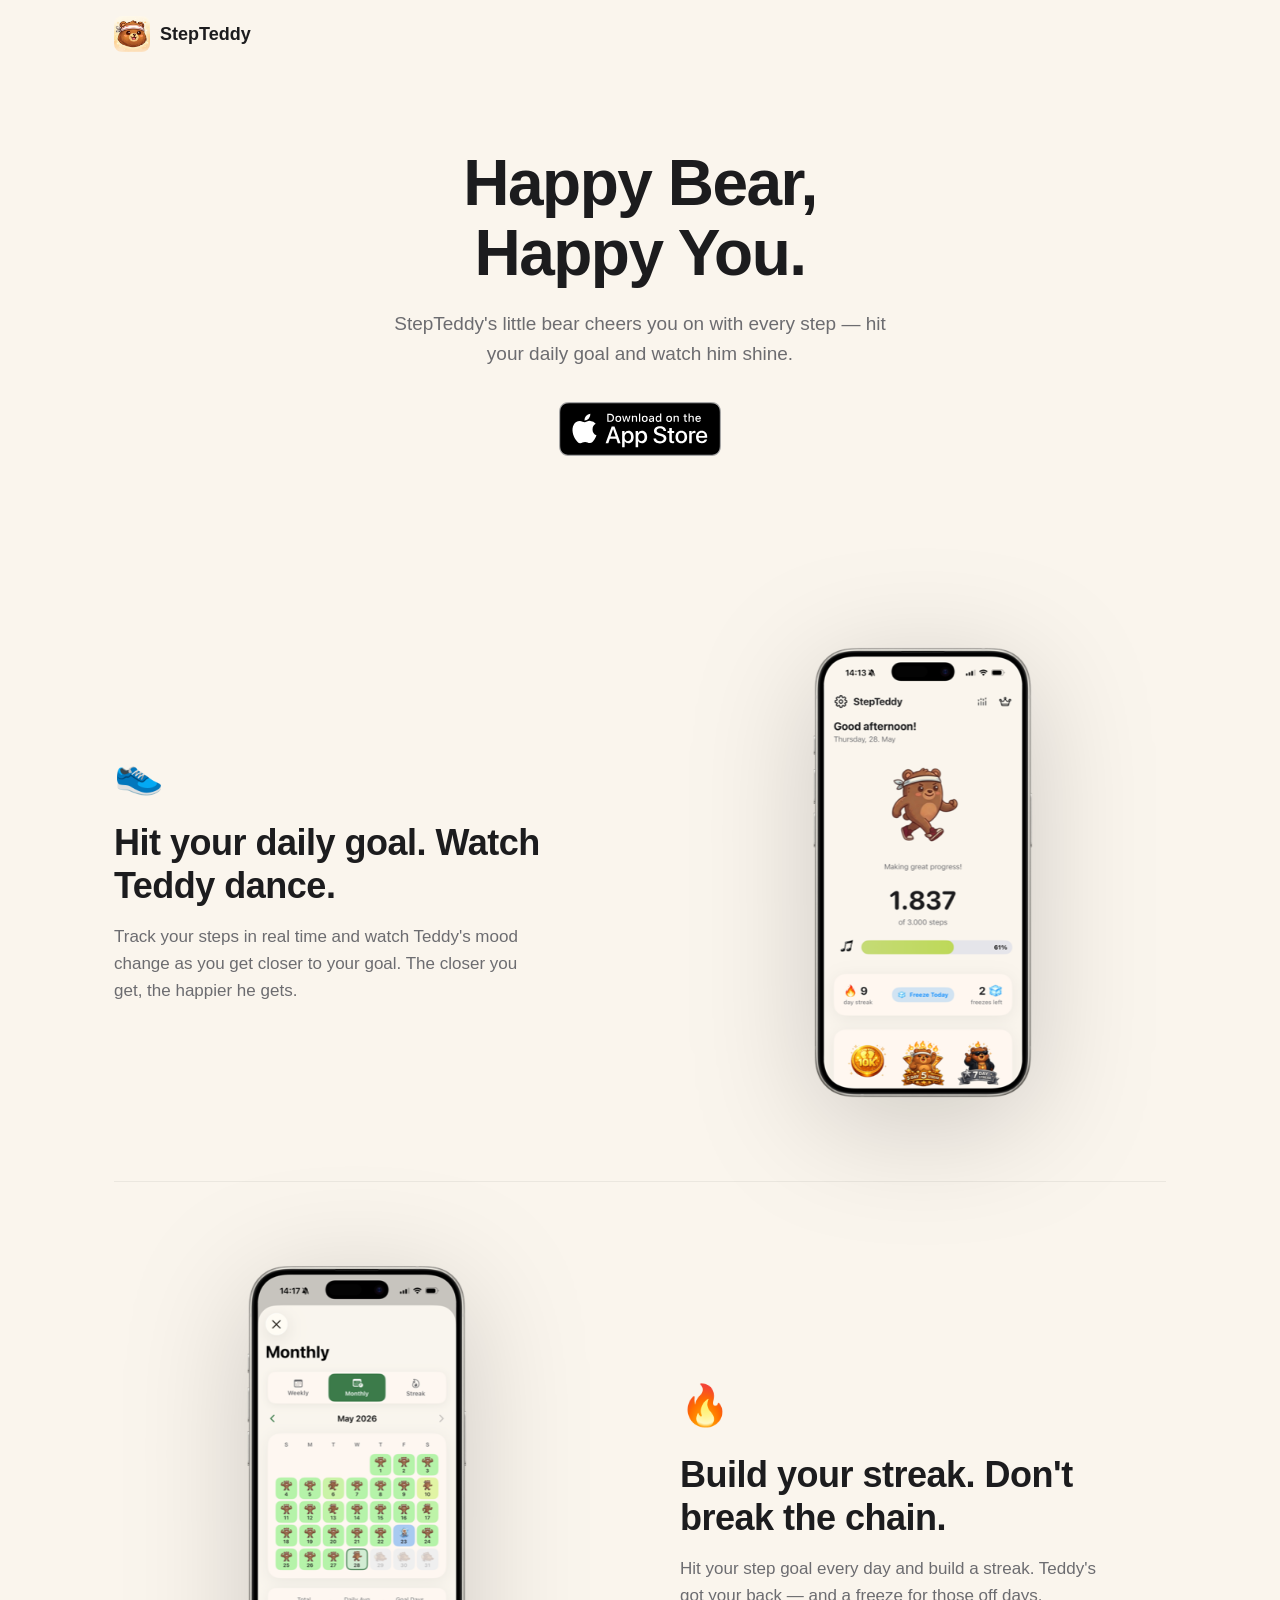
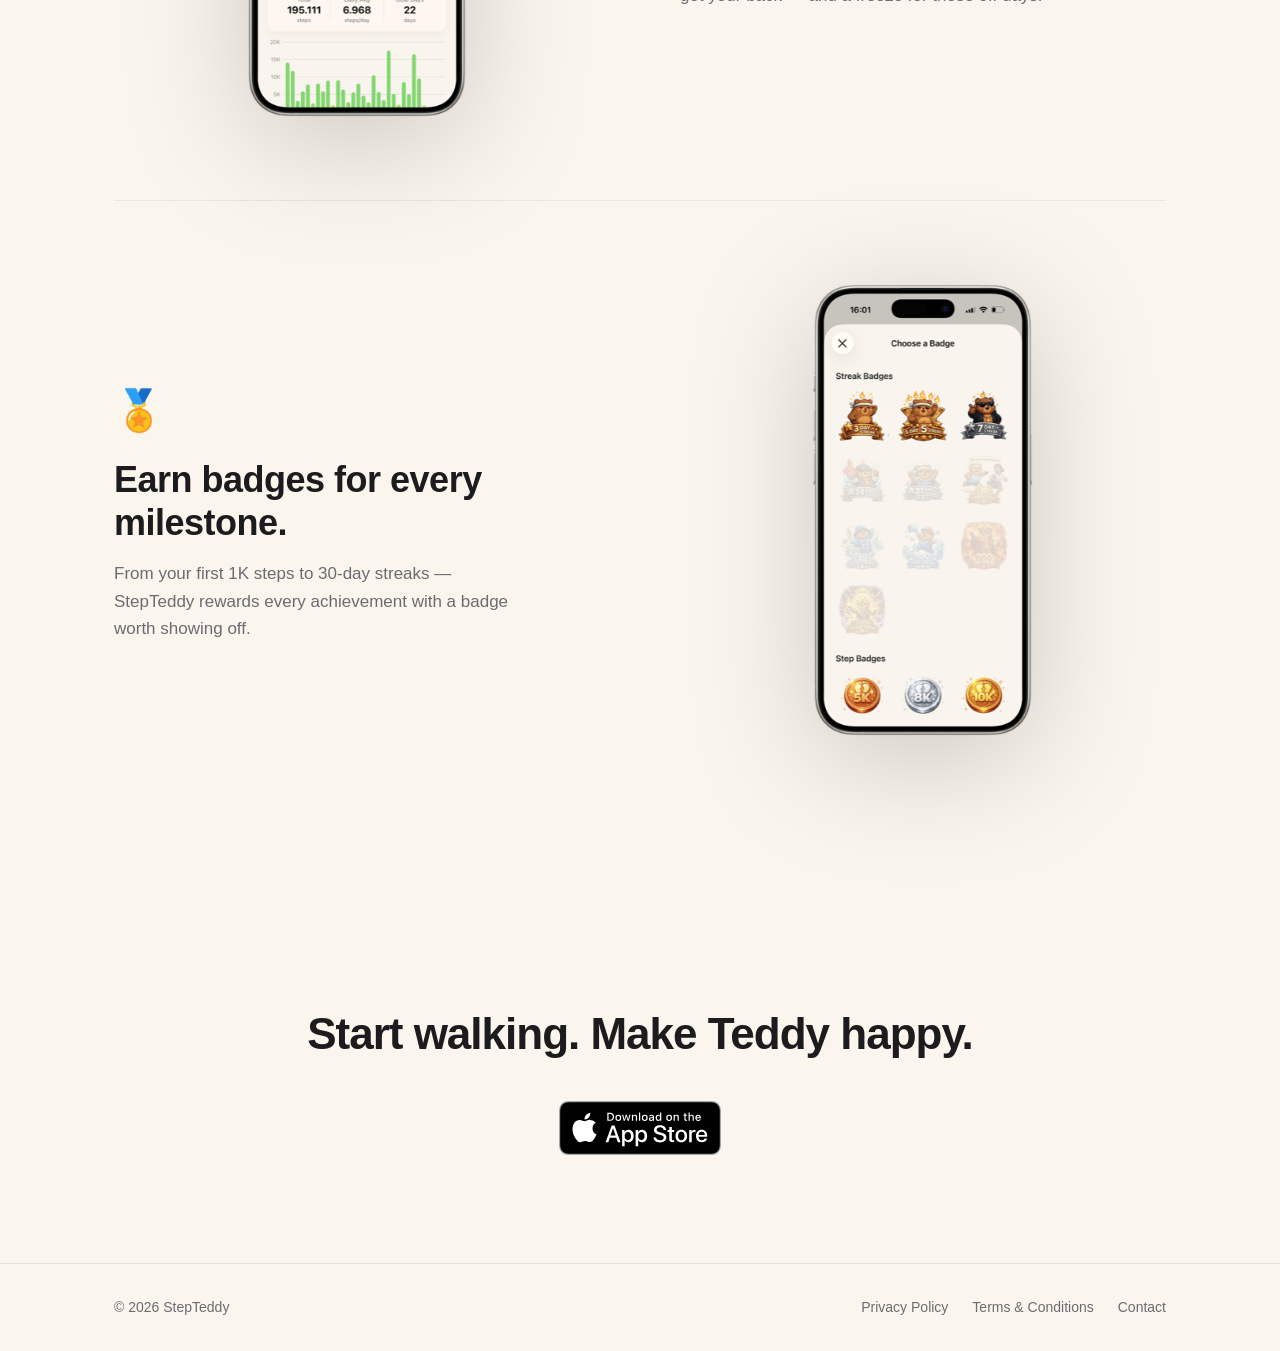
<file: index.html>
<!DOCTYPE html>
<html lang="en">
<head>
  <meta charset="UTF-8">
  <meta name="viewport" content="width=device-width, initial-scale=1.0">
  <title>StepTeddy — Happy Bear, Happy You.</title>
  <meta name="description" content="StepTeddy's little bear cheers you on with every step — hit your daily goal and watch him shine.">
  <!-- Open Graph -->
  <meta property="og:title" content="StepTeddy — Happy Bear, Happy You.">
  <meta property="og:description" content="StepTeddy's little bear cheers you on with every step — hit your daily goal and watch him shine.">
  <meta property="og:image" content="assets/images/app-icon.png">
  <meta property="og:type" content="website">
  <!-- Twitter Card -->
  <meta name="twitter:card" content="summary">
  <meta name="twitter:title" content="StepTeddy — Happy Bear, Happy You.">
  <meta name="twitter:description" content="StepTeddy's little bear cheers you on with every step — hit your daily goal and watch him shine.">
  <link rel="icon" type="image/png" href="assets/images/app-icon.png">
  <link rel="stylesheet" href="assets/css/styles.css">
</head>
<body>

  <nav class="nav" id="nav">
    <div class="container nav__container">
      <a href="index.html" class="nav__brand">
        <img src="assets/images/app-icon.png" alt="StepTeddy" class="nav__icon">
        <span class="nav__name">StepTeddy</span>
      </a>
    </div>
  </nav>

  <section class="hero">
    <div class="container hero__container">
      <div class="hero__content">
        <h1 class="hero__headline">Happy Bear,<br>Happy You.</h1>
        <p class="hero__subline">StepTeddy's little bear cheers you on with every step — hit your daily goal and watch him shine.</p>
        <a href="https://apps.apple.com/app/id6761550152" class="appstore-link" target="_blank" rel="noopener noreferrer">
          <img src="assets/images/AppStoreButton.svg" alt="Download on the App Store" class="appstore-badge">
        </a>
      </div>
    </div>
  </section>

  <section class="features">
    <div class="container">

      <div class="feature">
        <div class="feature__content">
          <span class="feature__icon" aria-hidden="true">👟</span>
          <h2 class="feature__title">Hit your daily goal. Watch Teddy dance.</h2>
          <p class="feature__desc">Track your steps in real time and watch Teddy's mood change as you get closer to your goal. The closer you get, the happier he gets.</p>
        </div>
        <div class="feature__visual">
          <img src="assets/images/hero-iphone.png" alt="Step tracking screen" class="feature__iphone">
        </div>
      </div>

      <div class="feature feature--reverse">
        <div class="feature__content">
          <span class="feature__icon" aria-hidden="true">🔥</span>
          <h2 class="feature__title">Build your streak. Don't break the chain.</h2>
          <p class="feature__desc">Hit your step goal every day and build a streak. Teddy's got your back — and a freeze for those off days.</p>
        </div>
        <div class="feature__visual">
          <img src="assets/images/streaks-iphone.png" alt="Streak calendar screen" class="feature__iphone">
        </div>
      </div>

      <div class="feature">
        <div class="feature__content">
          <span class="feature__icon" aria-hidden="true">🏅</span>
          <h2 class="feature__title">Earn badges for every milestone.</h2>
          <p class="feature__desc">From your first 1K steps to 30-day streaks — StepTeddy rewards every achievement with a badge worth showing off.</p>
        </div>
        <div class="feature__visual">
          <img src="assets/images/badges-iphone.png" alt="Badges screen" class="feature__iphone">
        </div>
      </div>

    </div>
  </section>

  <section class="cta" id="download">
    <div class="container cta__container">
      <h2 class="cta__headline">Start walking. Make Teddy happy.</h2>
      <a href="https://apps.apple.com/app/id6761550152" class="appstore-link" target="_blank" rel="noopener noreferrer">
        <img src="assets/images/AppStoreButton.svg" alt="Download on the App Store" class="appstore-badge">
      </a>
    </div>
  </section>

  <footer class="footer">
    <div class="container footer__container">
      <p class="footer__copy">© 2026 StepTeddy</p>
      <nav class="footer__links">
        <a href="privacy.html">Privacy Policy</a>
        <a href="terms.html">Terms &amp; Conditions</a>
        <a href="contact.html">Contact</a>
      </nav>
    </div>
  </footer>

  <script src="assets/js/main.js"></script>
</body>
</html>
</file>
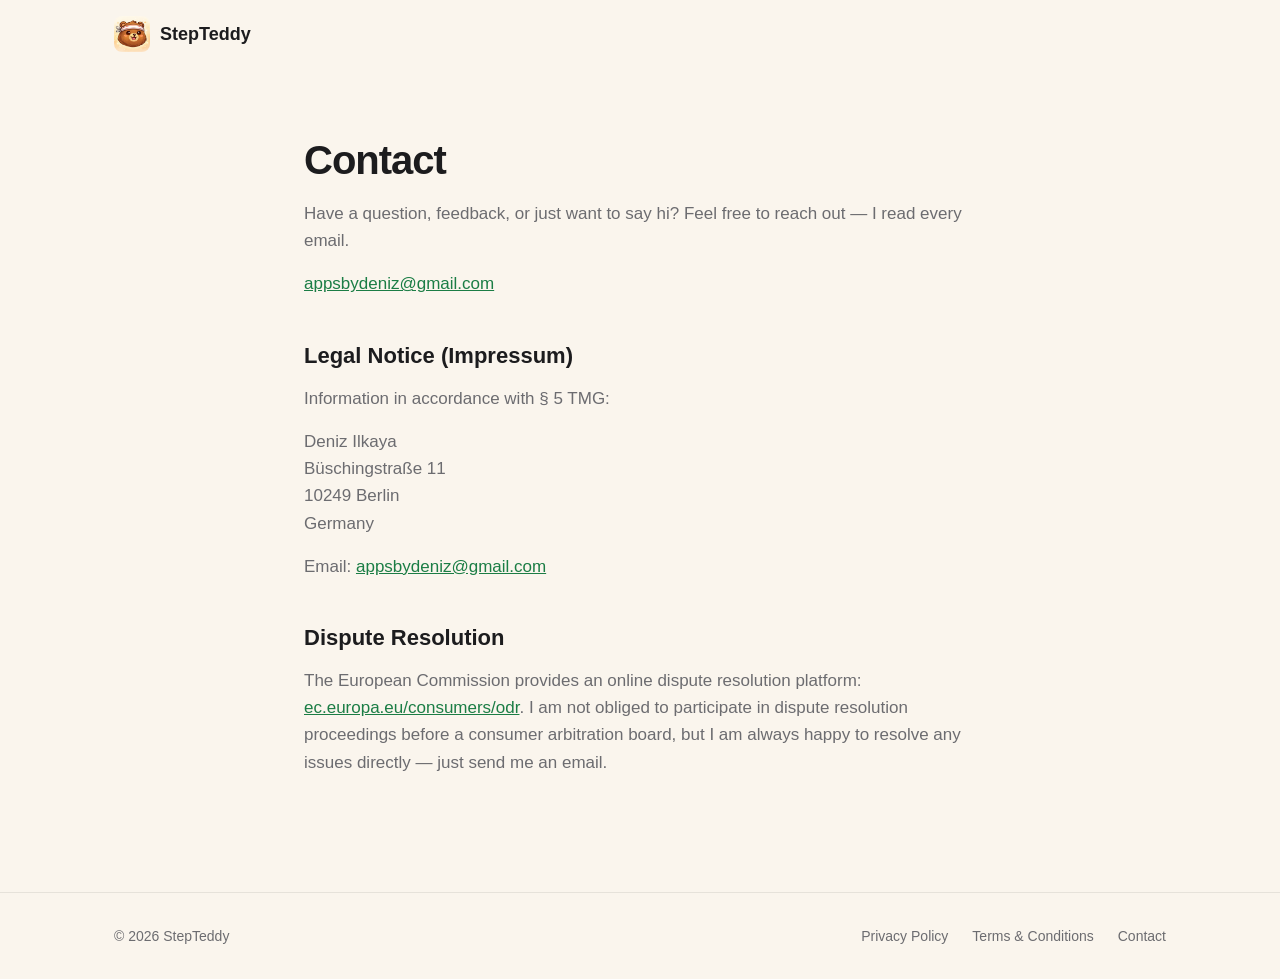
<file: contact.html>
<!DOCTYPE html>
<html lang="en">
<head>
  <meta charset="UTF-8">
  <meta name="viewport" content="width=device-width, initial-scale=1.0">
  <title>Contact — StepTeddy</title>
  <link rel="icon" type="image/png" href="assets/images/app-icon.png">
  <link rel="stylesheet" href="assets/css/styles.css">
</head>
<body>

  <nav class="nav" id="nav">
    <div class="container nav__container">
      <a href="index.html" class="nav__brand">
        <img src="assets/images/app-icon.png" alt="StepTeddy" class="nav__icon">
        <span class="nav__name">StepTeddy</span>
      </a>
    </div>
  </nav>

  <main class="legal">
    <div class="container legal__container">
      <h1>Contact</h1>

      <p>Have a question, feedback, or just want to say hi? Feel free to reach out — I read every email.</p>

      <p><a href="mailto:appsbydeniz@gmail.com">appsbydeniz@gmail.com</a></p>

      <h2>Legal Notice (Impressum)</h2>
      <p>Information in accordance with § 5 TMG:</p>
      <p>
        Deniz Ilkaya<br>
        Büschingstraße 11<br>
        10249 Berlin<br>
        Germany
      </p>
      <p>Email: <a href="mailto:appsbydeniz@gmail.com">appsbydeniz@gmail.com</a></p>

      <h2>Dispute Resolution</h2>
      <p>The European Commission provides an online dispute resolution platform: <a href="https://ec.europa.eu/consumers/odr" target="_blank" rel="noopener">ec.europa.eu/consumers/odr</a>. I am not obliged to participate in dispute resolution proceedings before a consumer arbitration board, but I am always happy to resolve any issues directly — just send me an email.</p>
    </div>
  </main>

  <footer class="footer">
    <div class="container footer__container">
      <p class="footer__copy">© 2026 StepTeddy</p>
      <nav class="footer__links">
        <a href="privacy.html">Privacy Policy</a>
        <a href="terms.html">Terms &amp; Conditions</a>
        <a href="contact.html">Contact</a>
      </nav>
    </div>
  </footer>

  <script src="assets/js/main.js"></script>
</body>
</html>
</file>
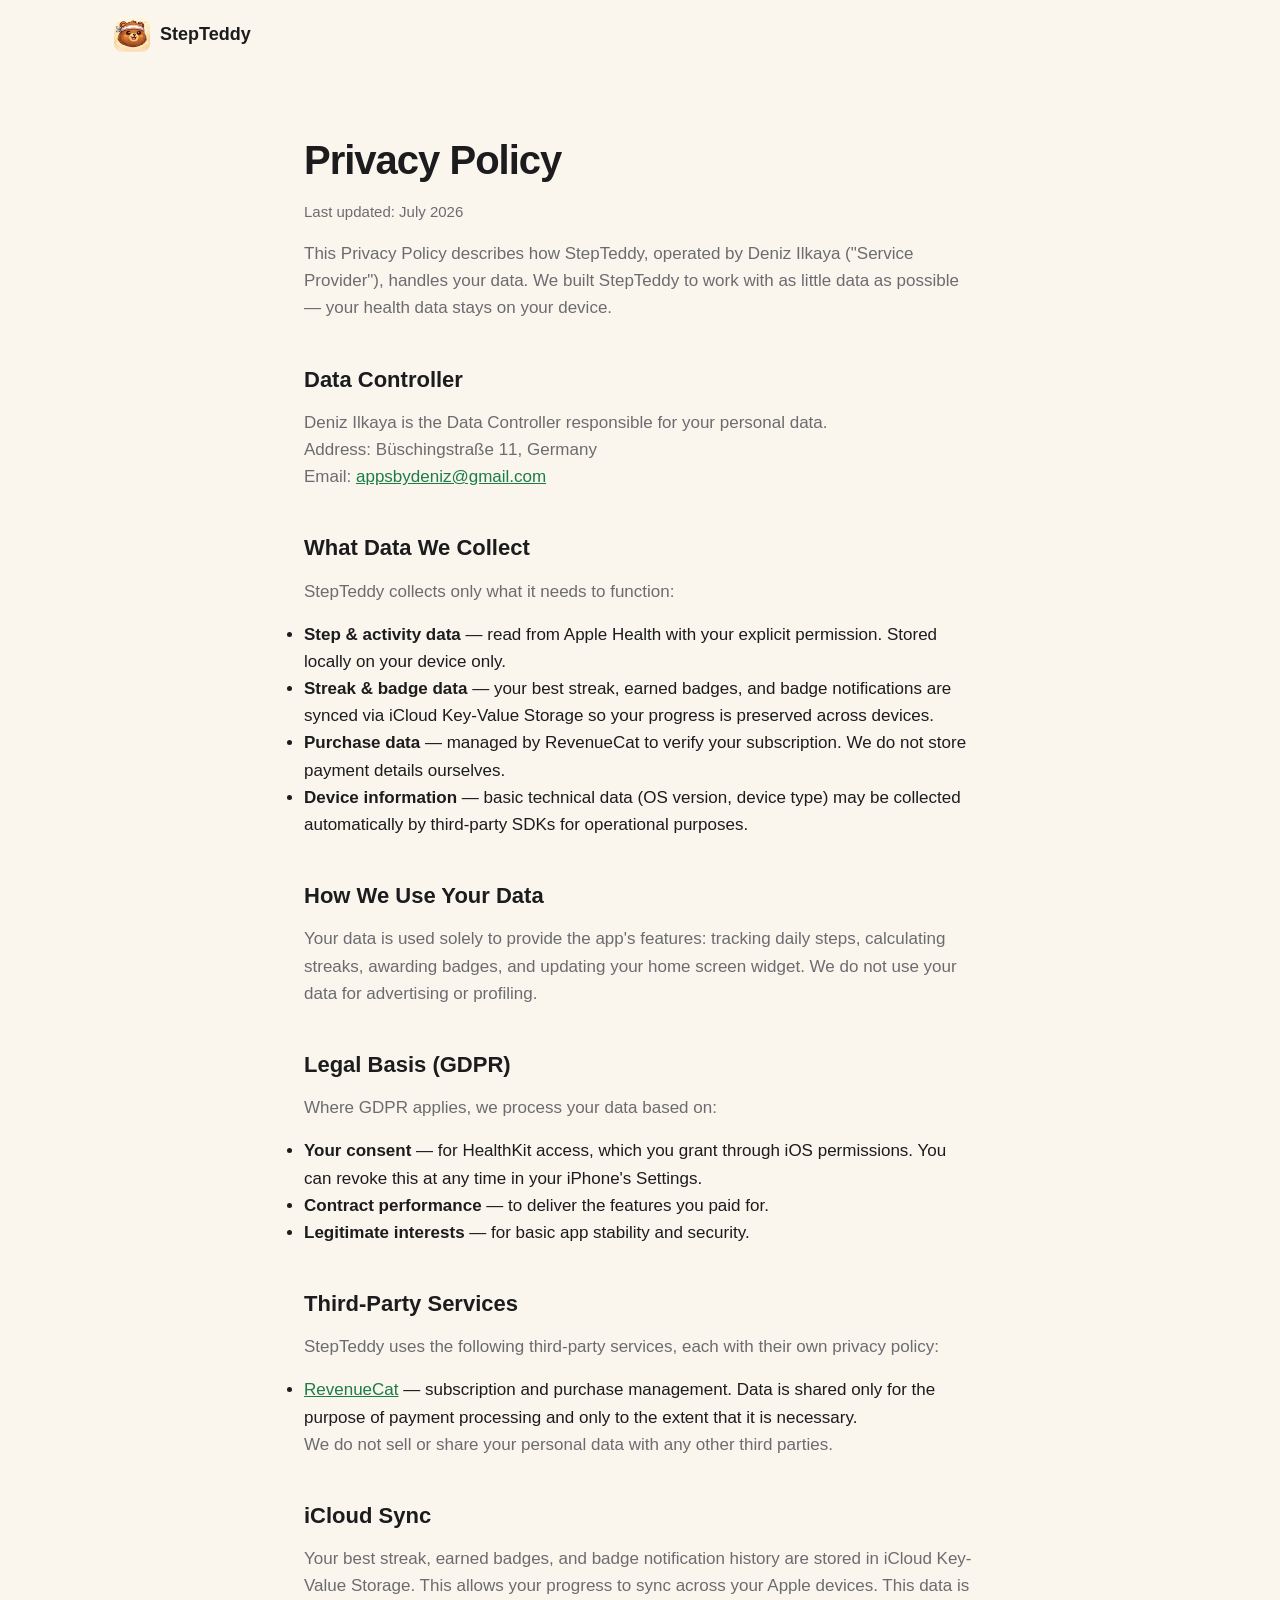
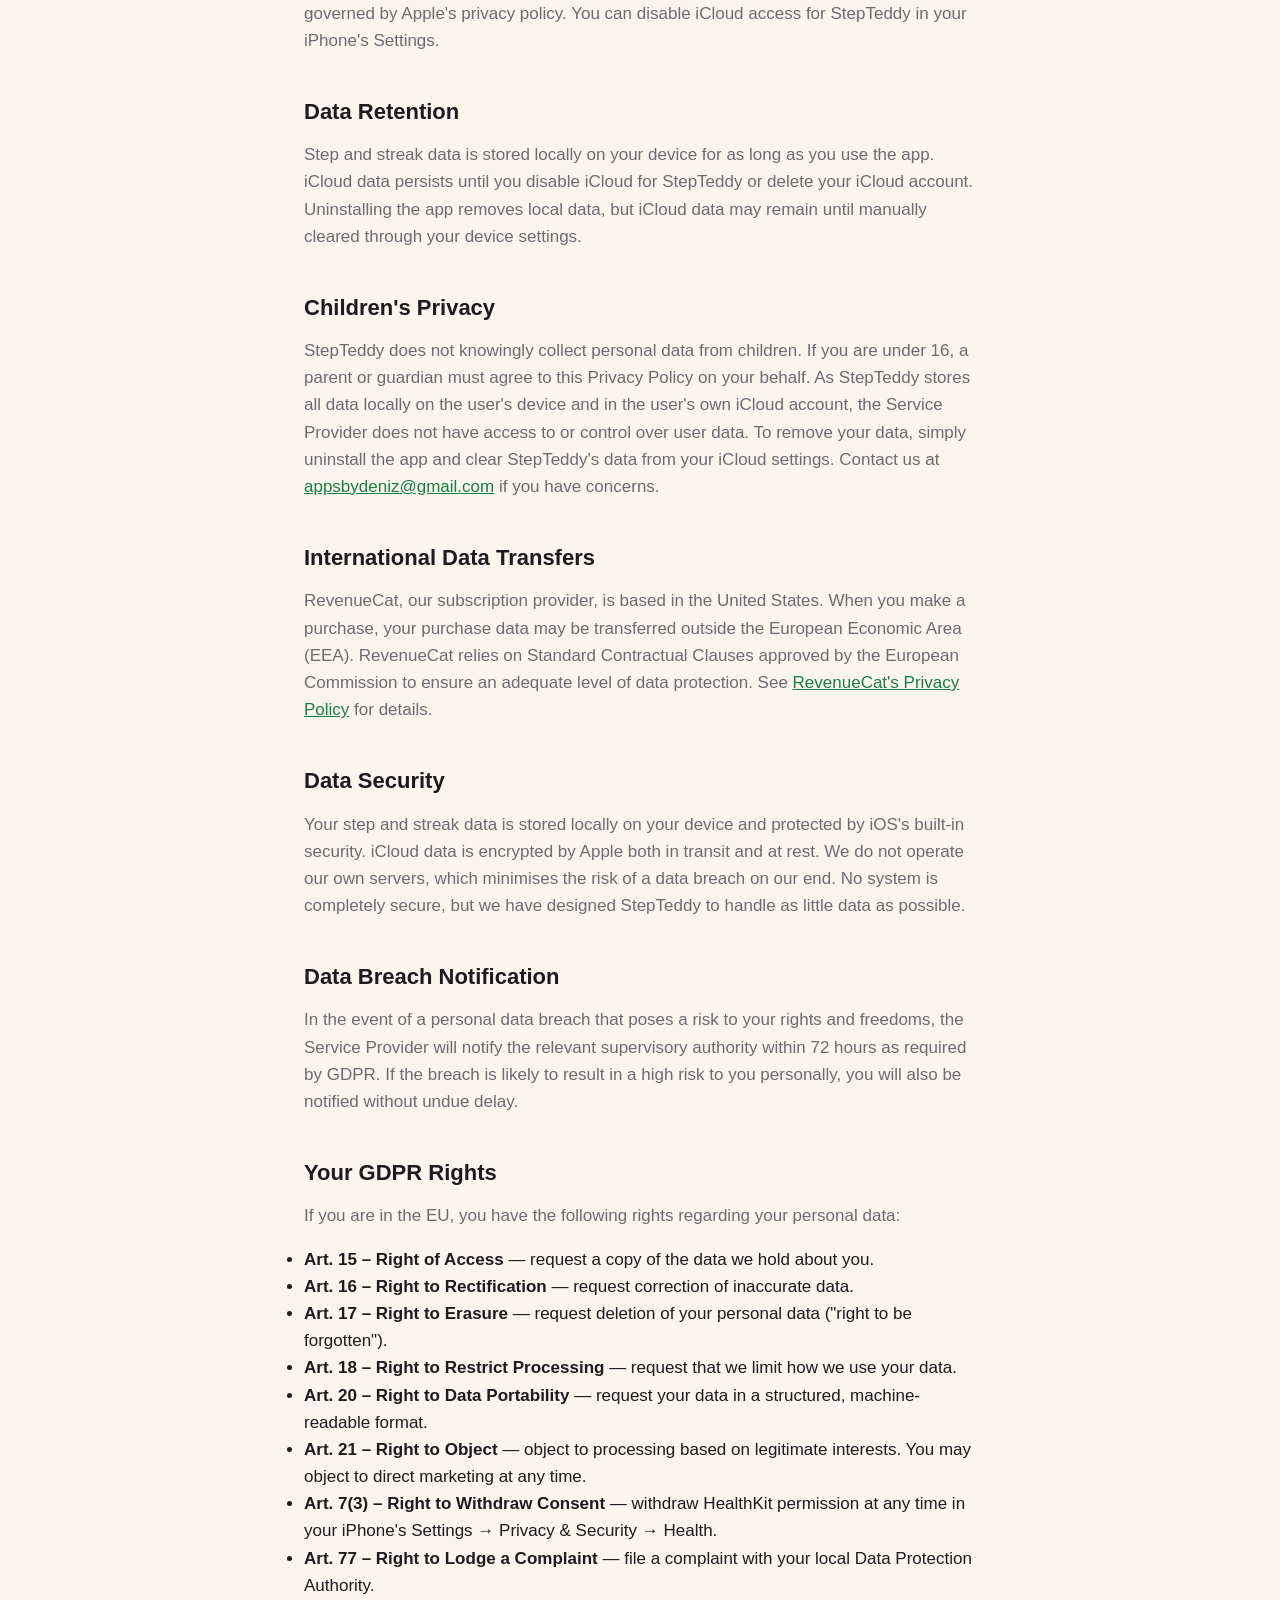
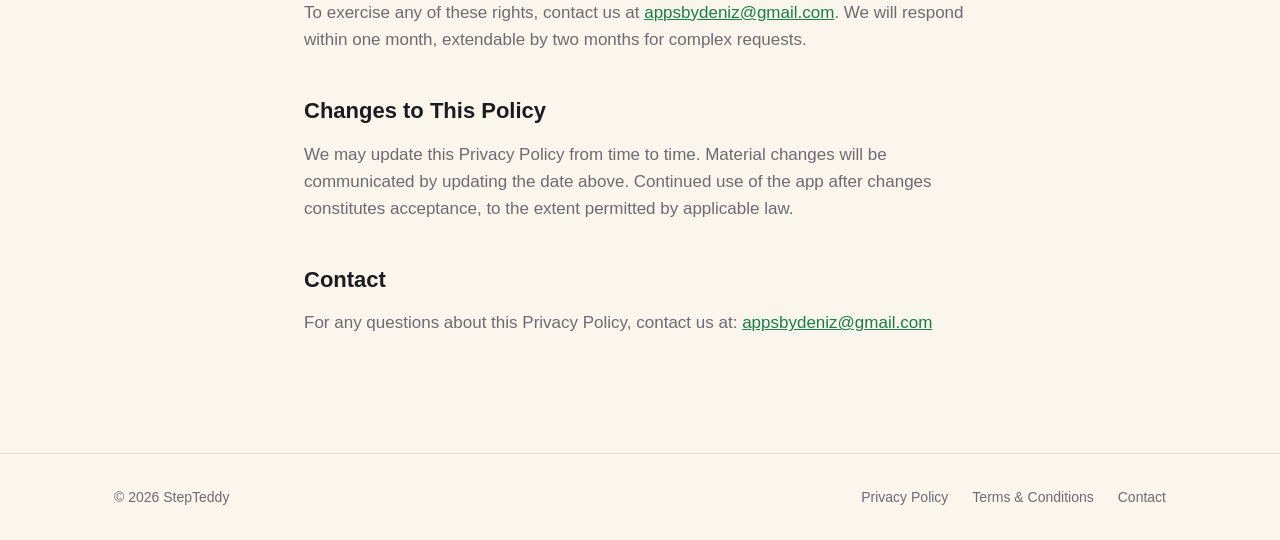
<file: privacy.html>
<!DOCTYPE html>
<html lang="en">
<head>
  <meta charset="UTF-8">
  <meta name="viewport" content="width=device-width, initial-scale=1.0">
  <title>Privacy Policy — StepTeddy</title>
  <link rel="icon" type="image/png" href="assets/images/app-icon.png">
  <link rel="stylesheet" href="assets/css/styles.css">
</head>
<body>

  <nav class="nav" id="nav">
    <div class="container nav__container">
      <a href="index.html" class="nav__brand">
        <img src="assets/images/app-icon.png" alt="StepTeddy" class="nav__icon">
        <span class="nav__name">StepTeddy</span>
      </a>
    </div>
  </nav>

  <main class="legal">
    <div class="container legal__container">
      <h1>Privacy Policy</h1>
      <p class="legal__date">Last updated: July 2026</p>

      <p>This Privacy Policy describes how StepTeddy, operated by Deniz Ilkaya ("Service Provider"), handles your data. We built StepTeddy to work with as little data as possible — your health data stays on your device.</p>

      <h2>Data Controller</h2>
      <p>Deniz Ilkaya is the Data Controller responsible for your personal data.<br>
      Address: Büschingstraße 11, Germany<br>
      Email: <a href="mailto:appsbydeniz@gmail.com">appsbydeniz@gmail.com</a></p>

      <h2>What Data We Collect</h2>
      <p>StepTeddy collects only what it needs to function:</p>
      <ul>
        <li><strong>Step &amp; activity data</strong> — read from Apple Health with your explicit permission. Stored locally on your device only.</li>
        <li><strong>Streak &amp; badge data</strong> — your best streak, earned badges, and badge notifications are synced via iCloud Key-Value Storage so your progress is preserved across devices.</li>
        <li><strong>Purchase data</strong> — managed by RevenueCat to verify your subscription. We do not store payment details ourselves.</li>
        <li><strong>Device information</strong> — basic technical data (OS version, device type) may be collected automatically by third-party SDKs for operational purposes.</li>
      </ul>

      <h2>How We Use Your Data</h2>
      <p>Your data is used solely to provide the app's features: tracking daily steps, calculating streaks, awarding badges, and updating your home screen widget. We do not use your data for advertising or profiling.</p>

      <h2>Legal Basis (GDPR)</h2>
      <p>Where GDPR applies, we process your data based on:</p>
      <ul>
        <li><strong>Your consent</strong> — for HealthKit access, which you grant through iOS permissions. You can revoke this at any time in your iPhone's Settings.</li>
        <li><strong>Contract performance</strong> — to deliver the features you paid for.</li>
        <li><strong>Legitimate interests</strong> — for basic app stability and security.</li>
      </ul>

      <h2>Third-Party Services</h2>
      <p>StepTeddy uses the following third-party services, each with their own privacy policy:</p>
      <ul>
        <li><a href="https://www.revenuecat.com/privacy" target="_blank" rel="noopener">RevenueCat</a> — subscription and purchase management. Data is shared only for the purpose of payment processing and only to the extent that it is necessary.</li>
      </ul>
      <p>We do not sell or share your personal data with any other third parties.</p>

      <h2>iCloud Sync</h2>
      <p>Your best streak, earned badges, and badge notification history are stored in iCloud Key-Value Storage. This allows your progress to sync across your Apple devices. This data is governed by Apple's privacy policy. You can disable iCloud access for StepTeddy in your iPhone's Settings.</p>

      <h2>Data Retention</h2>
      <p>Step and streak data is stored locally on your device for as long as you use the app. iCloud data persists until you disable iCloud for StepTeddy or delete your iCloud account. Uninstalling the app removes local data, but iCloud data may remain until manually cleared through your device settings.</p>

      <h2>Children's Privacy</h2>
      <p>StepTeddy does not knowingly collect personal data from children. If you are under 16, a parent or guardian must agree to this Privacy Policy on your behalf. As StepTeddy stores all data locally on the user's device and in the user's own iCloud account, the Service Provider does not have access to or control over user data. To remove your data, simply uninstall the app and clear StepTeddy's data from your iCloud settings. Contact us at <a href="mailto:appsbydeniz@gmail.com">appsbydeniz@gmail.com</a> if you have concerns.</p>

      <h2>International Data Transfers</h2>
      <p>RevenueCat, our subscription provider, is based in the United States. When you make a purchase, your purchase data may be transferred outside the European Economic Area (EEA). RevenueCat relies on Standard Contractual Clauses approved by the European Commission to ensure an adequate level of data protection. See <a href="https://www.revenuecat.com/privacy" target="_blank" rel="noopener">RevenueCat's Privacy Policy</a> for details.</p>

      <h2>Data Security</h2>
      <p>Your step and streak data is stored locally on your device and protected by iOS's built-in security. iCloud data is encrypted by Apple both in transit and at rest. We do not operate our own servers, which minimises the risk of a data breach on our end. No system is completely secure, but we have designed StepTeddy to handle as little data as possible.</p>

      <h2>Data Breach Notification</h2>
      <p>In the event of a personal data breach that poses a risk to your rights and freedoms, the Service Provider will notify the relevant supervisory authority within 72 hours as required by GDPR. If the breach is likely to result in a high risk to you personally, you will also be notified without undue delay.</p>

      <h2>Your GDPR Rights</h2>
      <p>If you are in the EU, you have the following rights regarding your personal data:</p>
      <ul>
        <li><strong>Art. 15 – Right of Access</strong> — request a copy of the data we hold about you.</li>
        <li><strong>Art. 16 – Right to Rectification</strong> — request correction of inaccurate data.</li>
        <li><strong>Art. 17 – Right to Erasure</strong> — request deletion of your personal data ("right to be forgotten").</li>
        <li><strong>Art. 18 – Right to Restrict Processing</strong> — request that we limit how we use your data.</li>
        <li><strong>Art. 20 – Right to Data Portability</strong> — request your data in a structured, machine-readable format.</li>
        <li><strong>Art. 21 – Right to Object</strong> — object to processing based on legitimate interests. You may object to direct marketing at any time.</li>
        <li><strong>Art. 7(3) – Right to Withdraw Consent</strong> — withdraw HealthKit permission at any time in your iPhone's Settings &rarr; Privacy &amp; Security &rarr; Health.</li>
        <li><strong>Art. 77 – Right to Lodge a Complaint</strong> — file a complaint with your local Data Protection Authority.</li>
      </ul>
      <p>To exercise any of these rights, contact us at <a href="mailto:appsbydeniz@gmail.com">appsbydeniz@gmail.com</a>. We will respond within one month, extendable by two months for complex requests.</p>

      <h2>Changes to This Policy</h2>
      <p>We may update this Privacy Policy from time to time. Material changes will be communicated by updating the date above. Continued use of the app after changes constitutes acceptance, to the extent permitted by applicable law.</p>

      <h2>Contact</h2>
      <p>For any questions about this Privacy Policy, contact us at: <a href="mailto:appsbydeniz@gmail.com">appsbydeniz@gmail.com</a></p>
    </div>
  </main>

  <footer class="footer">
    <div class="container footer__container">
      <p class="footer__copy">© 2026 StepTeddy</p>
      <nav class="footer__links">
        <a href="privacy.html">Privacy Policy</a>
        <a href="terms.html">Terms &amp; Conditions</a>
        <a href="contact.html">Contact</a>
      </nav>
    </div>
  </footer>

  <script src="assets/js/main.js"></script>
</body>
</html>
</file>
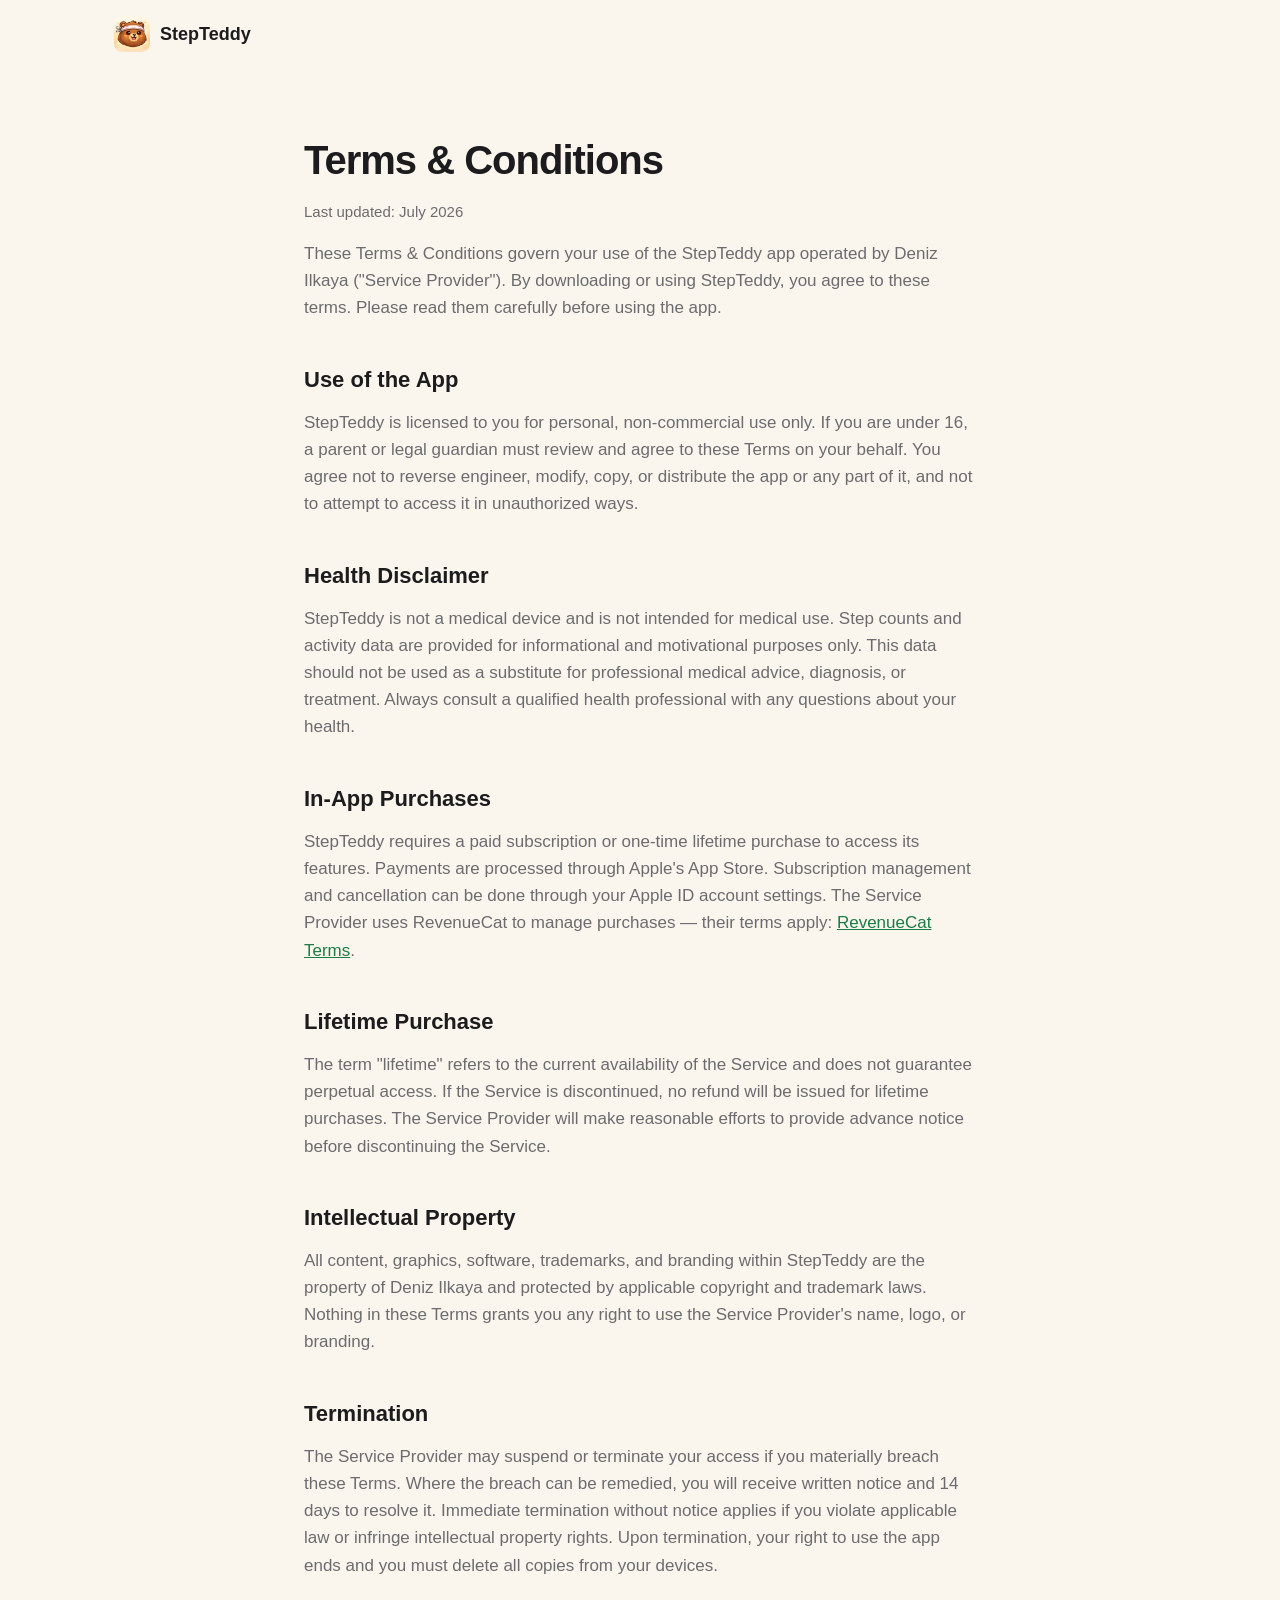
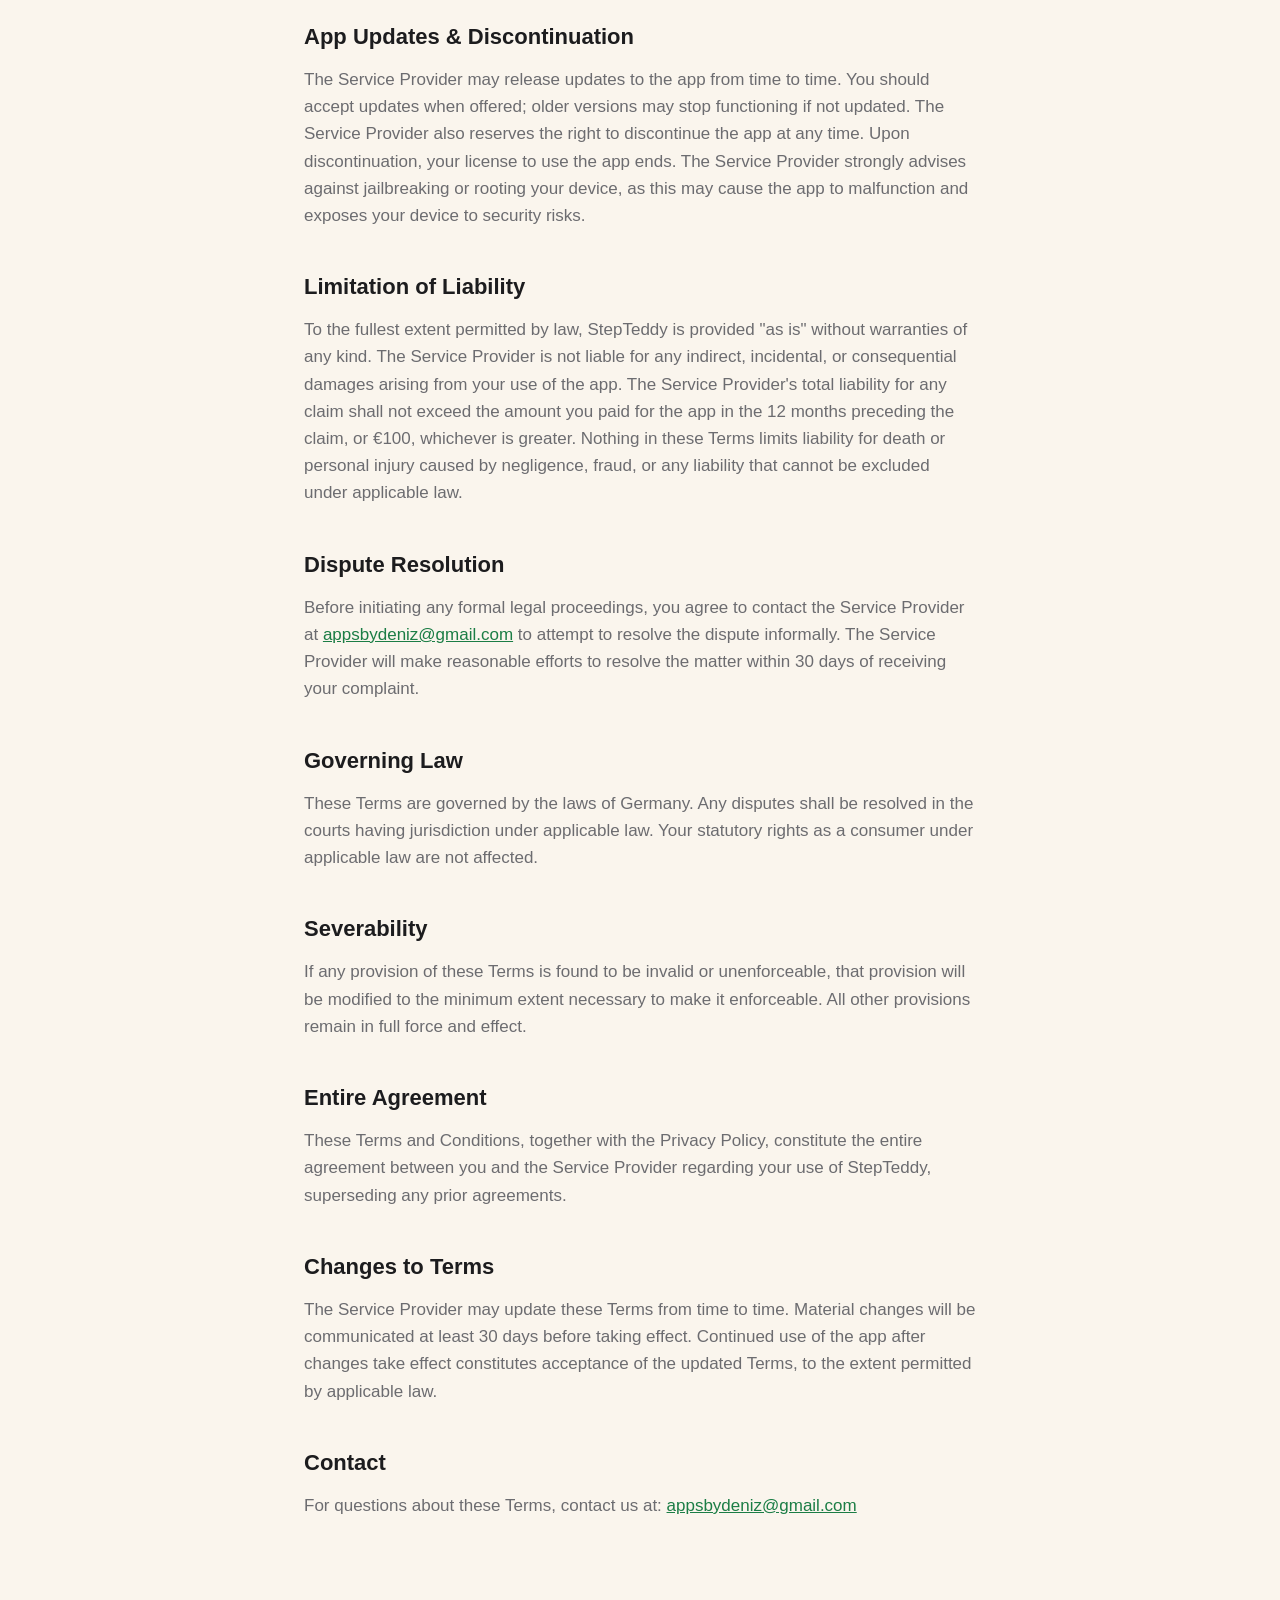
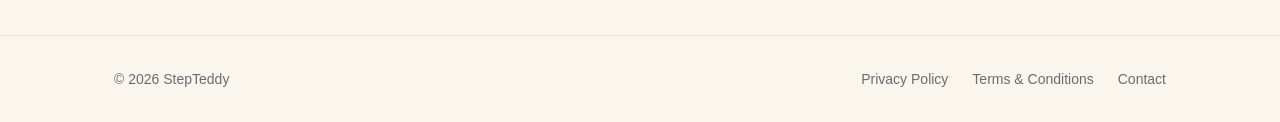
<file: terms.html>
<!DOCTYPE html>
<html lang="en">
<head>
  <meta charset="UTF-8">
  <meta name="viewport" content="width=device-width, initial-scale=1.0">
  <title>Terms &amp; Conditions — StepTeddy</title>
  <link rel="icon" type="image/png" href="assets/images/app-icon.png">
  <link rel="stylesheet" href="assets/css/styles.css">
</head>
<body>

  <nav class="nav" id="nav">
    <div class="container nav__container">
      <a href="index.html" class="nav__brand">
        <img src="assets/images/app-icon.png" alt="StepTeddy" class="nav__icon">
        <span class="nav__name">StepTeddy</span>
      </a>
    </div>
  </nav>

  <main class="legal">
    <div class="container legal__container">
      <h1>Terms &amp; Conditions</h1>
      <p class="legal__date">Last updated: July 2026</p>

      <p>These Terms &amp; Conditions govern your use of the StepTeddy app operated by Deniz Ilkaya ("Service Provider"). By downloading or using StepTeddy, you agree to these terms. Please read them carefully before using the app.</p>

      <h2>Use of the App</h2>
      <p>StepTeddy is licensed to you for personal, non-commercial use only. If you are under 16, a parent or legal guardian must review and agree to these Terms on your behalf. You agree not to reverse engineer, modify, copy, or distribute the app or any part of it, and not to attempt to access it in unauthorized ways.</p>

      <h2>Health Disclaimer</h2>
      <p>StepTeddy is not a medical device and is not intended for medical use. Step counts and activity data are provided for informational and motivational purposes only. This data should not be used as a substitute for professional medical advice, diagnosis, or treatment. Always consult a qualified health professional with any questions about your health.</p>

      <h2>In-App Purchases</h2>
      <p>StepTeddy requires a paid subscription or one-time lifetime purchase to access its features. Payments are processed through Apple's App Store. Subscription management and cancellation can be done through your Apple ID account settings. The Service Provider uses RevenueCat to manage purchases — their terms apply: <a href="https://www.revenuecat.com/terms" target="_blank" rel="noopener">RevenueCat Terms</a>.</p>

      <h2>Lifetime Purchase</h2>
      <p>The term "lifetime" refers to the current availability of the Service and does not guarantee perpetual access. If the Service is discontinued, no refund will be issued for lifetime purchases. The Service Provider will make reasonable efforts to provide advance notice before discontinuing the Service.</p>

      <h2>Intellectual Property</h2>
      <p>All content, graphics, software, trademarks, and branding within StepTeddy are the property of Deniz Ilkaya and protected by applicable copyright and trademark laws. Nothing in these Terms grants you any right to use the Service Provider's name, logo, or branding.</p>

      <h2>Termination</h2>
      <p>The Service Provider may suspend or terminate your access if you materially breach these Terms. Where the breach can be remedied, you will receive written notice and 14 days to resolve it. Immediate termination without notice applies if you violate applicable law or infringe intellectual property rights. Upon termination, your right to use the app ends and you must delete all copies from your devices.</p>

      <h2>App Updates &amp; Discontinuation</h2>
      <p>The Service Provider may release updates to the app from time to time. You should accept updates when offered; older versions may stop functioning if not updated. The Service Provider also reserves the right to discontinue the app at any time. Upon discontinuation, your license to use the app ends. The Service Provider strongly advises against jailbreaking or rooting your device, as this may cause the app to malfunction and exposes your device to security risks.</p>

      <h2>Limitation of Liability</h2>
      <p>To the fullest extent permitted by law, StepTeddy is provided "as is" without warranties of any kind. The Service Provider is not liable for any indirect, incidental, or consequential damages arising from your use of the app. The Service Provider's total liability for any claim shall not exceed the amount you paid for the app in the 12 months preceding the claim, or €100, whichever is greater. Nothing in these Terms limits liability for death or personal injury caused by negligence, fraud, or any liability that cannot be excluded under applicable law.</p>

      <h2>Dispute Resolution</h2>
      <p>Before initiating any formal legal proceedings, you agree to contact the Service Provider at <a href="mailto:appsbydeniz@gmail.com">appsbydeniz@gmail.com</a> to attempt to resolve the dispute informally. The Service Provider will make reasonable efforts to resolve the matter within 30 days of receiving your complaint.</p>

      <h2>Governing Law</h2>
      <p>These Terms are governed by the laws of Germany. Any disputes shall be resolved in the courts having jurisdiction under applicable law. Your statutory rights as a consumer under applicable law are not affected.</p>

      <h2>Severability</h2>
      <p>If any provision of these Terms is found to be invalid or unenforceable, that provision will be modified to the minimum extent necessary to make it enforceable. All other provisions remain in full force and effect.</p>

      <h2>Entire Agreement</h2>
      <p>These Terms and Conditions, together with the Privacy Policy, constitute the entire agreement between you and the Service Provider regarding your use of StepTeddy, superseding any prior agreements.</p>

      <h2>Changes to Terms</h2>
      <p>The Service Provider may update these Terms from time to time. Material changes will be communicated at least 30 days before taking effect. Continued use of the app after changes take effect constitutes acceptance of the updated Terms, to the extent permitted by applicable law.</p>

      <h2>Contact</h2>
      <p>For questions about these Terms, contact us at: <a href="mailto:appsbydeniz@gmail.com">appsbydeniz@gmail.com</a></p>
    </div>
  </main>

  <footer class="footer">
    <div class="container footer__container">
      <p class="footer__copy">© 2026 StepTeddy</p>
      <nav class="footer__links">
        <a href="privacy.html">Privacy Policy</a>
        <a href="terms.html">Terms &amp; Conditions</a>
        <a href="contact.html">Contact</a>
      </nav>
    </div>
  </footer>

  <script src="assets/js/main.js"></script>
</body>
</html>
</file>
<file: assets/css/styles.css>
/* ── Custom properties ─────────────────────────────── */
:root {
  --bg:              #faf5ed;
  --card:            #fff7f0;
  --primary:         #1b7d45;
  --primary-hover:   #34c759;
  --text:            #1c1c1e;
  --text-secondary:  #6c6c70;
  --text-on-btn:     #ffffff;
  --radius:          16px;
  --radius-pill:     100px;
  --shadow-phone:    0 24px 80px rgba(0, 0, 0, 0.15);
  --max-width:       1100px;
  --font:            -apple-system, BlinkMacSystemFont, "Segoe UI", Helvetica, Arial, sans-serif;
}

/* ── Reset ─────────────────────────────────────────── */
*, *::before, *::after {
  box-sizing: border-box;
  margin: 0;
  padding: 0;
}

html { scroll-behavior: smooth; }

body {
  background-color: var(--bg);
  color: var(--text);
  font-family: var(--font);
  font-size: 17px;
  line-height: 1.6;
  -webkit-font-smoothing: antialiased;
}

img { max-width: 100%; display: block; }
a   { color: inherit; text-decoration: none; }

/* ── Layout ─────────────────────────────────────────── */
.container {
  max-width: var(--max-width);
  margin: 0 auto;
  padding: 0 24px;
}

/* ── Buttons ─────────────────────────────────────────── */
.btn {
  display: inline-flex;
  align-items: center;
  gap: 8px;
  padding: 14px 28px;
  border-radius: var(--radius-pill);
  font-family: var(--font);
  font-size: 16px;
  font-weight: 600;
  cursor: pointer;
  border: none;
  transition: background-color 0.2s ease, transform 0.1s ease;
  text-decoration: none;
}

.btn--primary {
  background-color: var(--primary);
  color: var(--text-on-btn);
}

.btn--primary:hover  { background-color: var(--primary-hover); }
.btn--primary:active { transform: scale(0.98); }

.btn--sm {
  padding: 10px 20px;
  font-size: 15px;
}

/* ── Nav ─────────────────────────────────────────────── */
.nav {
  position: sticky;
  top: 0;
  z-index: 100;
  padding: 16px 0;
  transition: background-color 0.3s ease, box-shadow 0.3s ease;
}

.nav.scrolled {
  background-color: rgba(250, 245, 237, 0.92);
  backdrop-filter: blur(12px);
  -webkit-backdrop-filter: blur(12px);
  box-shadow: 0 1px 0 rgba(0, 0, 0, 0.08);
}

.nav__container {
  display: flex;
  align-items: center;
  justify-content: space-between;
}

.nav__brand {
  display: flex;
  align-items: center;
  gap: 10px;
}

.nav__icon {
  width: 36px;
  height: 36px;
  border-radius: 8px;
}

.nav__name {
  font-size: 18px;
  font-weight: 700;
}

/* ── Hero ────────────────────────────────────────────── */
.hero {
  padding: 80px 0 60px;
}

.hero__container {
  display: flex;
  flex-direction: column;
  align-items: center;
  text-align: center;
  gap: 0;
}

.hero__headline {
  font-size: clamp(40px, 6vw, 64px);
  font-weight: 800;
  line-height: 1.1;
  letter-spacing: -1.5px;
  margin-bottom: 20px;
}

.hero__subline {
  font-size: 19px;
  color: var(--text-secondary);
  max-width: 520px;
  margin-bottom: 32px;
}

.appstore-link {
  display: inline-block;
}

.appstore-badge {
  height: 54px;
  width: auto;
  transition: opacity 0.2s ease, transform 0.15s ease;
}

.appstore-badge:hover {
  opacity: 0.85;
  transform: scale(1.03);
}


/* ── Features ────────────────────────────────────────── */
.features {
  padding: 40px 0 80px;
}

.feature {
  display: grid;
  grid-template-columns: 1fr 1fr;
  align-items: center;
  gap: 80px;
  padding: 72px 0;
}

.feature + .feature {
  border-top: 1px solid rgba(0, 0, 0, 0.06);
}

.feature--reverse .feature__content { order: 2; }
.feature--reverse .feature__visual  { order: 1; }

.feature__icon {
  font-size: 40px;
  display: block;
  margin-bottom: 16px;
}

.feature__title {
  font-size: clamp(24px, 3.5vw, 36px);
  font-weight: 700;
  line-height: 1.2;
  letter-spacing: -0.5px;
  margin-bottom: 16px;
}

.feature__desc {
  font-size: 17px;
  color: var(--text-secondary);
  max-width: 420px;
}

.feature__visual {
  display: flex;
  justify-content: center;
}

.feature__iphone {
  width: 240px;
  filter: drop-shadow(0 24px 60px rgba(0, 0, 0, 0.18));
  transition: transform 0.4s ease, filter 0.4s ease;
}

@keyframes float {
  0%, 100% { transform: translateY(0); }
  50%       { transform: translateY(-14px); }
}

.feature__visual:hover .feature__iphone {
  animation: float 2.4s ease-in-out infinite;
  filter: drop-shadow(0 32px 80px rgba(0, 0, 0, 0.22));
}

/* ── CTA Banner ──────────────────────────────────────── */
.cta {
  background-color: var(--bg);
  padding: 100px 0;
  text-align: center;
  scroll-margin-top: 72px;
}

.cta__headline {
  font-size: clamp(28px, 4vw, 44px);
  font-weight: 800;
  letter-spacing: -1px;
  margin-bottom: 32px;
}


/* ── Footer ──────────────────────────────────────────── */
.footer {
  padding: 32px 0;
  border-top: 1px solid rgba(0, 0, 0, 0.08);
}

.footer__container {
  display: flex;
  align-items: center;
  justify-content: space-between;
}

.footer__copy {
  color: var(--text-secondary);
  font-size: 14px;
}

.footer__links {
  display: flex;
  gap: 24px;
}

.footer__links a {
  color: var(--text-secondary);
  font-size: 14px;
  transition: color 0.2s;
}

.footer__links a:hover { color: var(--primary); }

/* ── Responsive — mobile (<768px) ───────────────────── */
@media (max-width: 767px) {
  /* Hero: full-width centered */
  .hero__subline {
    max-width: 100%;
  }

  /* Features: stack vertically, remove alternating */
  .feature {
    grid-template-columns: 1fr;
    gap: 32px;
    padding: 48px 0;
    text-align: center;
  }

  .feature--reverse .feature__content { order: 0; }
  .feature--reverse .feature__visual  { order: 0; }

  .feature__visual { justify-content: center; }

  .feature__iphone { width: 200px; }

  .feature__desc { max-width: 100%; }

  /* Footer: stack vertically */
  .footer__container {
    flex-direction: column;
    gap: 16px;
    text-align: center;
  }
}

/* ── Legal pages (privacy, terms) ───────────────────── */
.legal {
  padding: 60px 0 100px;
}

.legal__container {
  max-width: 720px;
}

.legal h1 {
  font-size: 40px;
  font-weight: 800;
  letter-spacing: -1px;
  margin-bottom: 8px;
}

.legal__date {
  color: var(--text-secondary);
  font-size: 15px;
  margin-bottom: 40px;
}

.legal h2 {
  font-size: 22px;
  font-weight: 700;
  margin-top: 40px;
  margin-bottom: 12px;
}

.legal p {
  color: var(--text-secondary);
  margin-bottom: 16px;
}

.legal a {
  color: var(--primary);
  text-decoration: underline;
}

/* ── Reduced motion ──────────────────────────────────── */
@media (prefers-reduced-motion: reduce) {
  html { scroll-behavior: auto; }
  .btn { transition: none; }
  .nav { transition: none; }
  .feature__visual:hover .feature__iphone { animation: none; }
}
</file>
